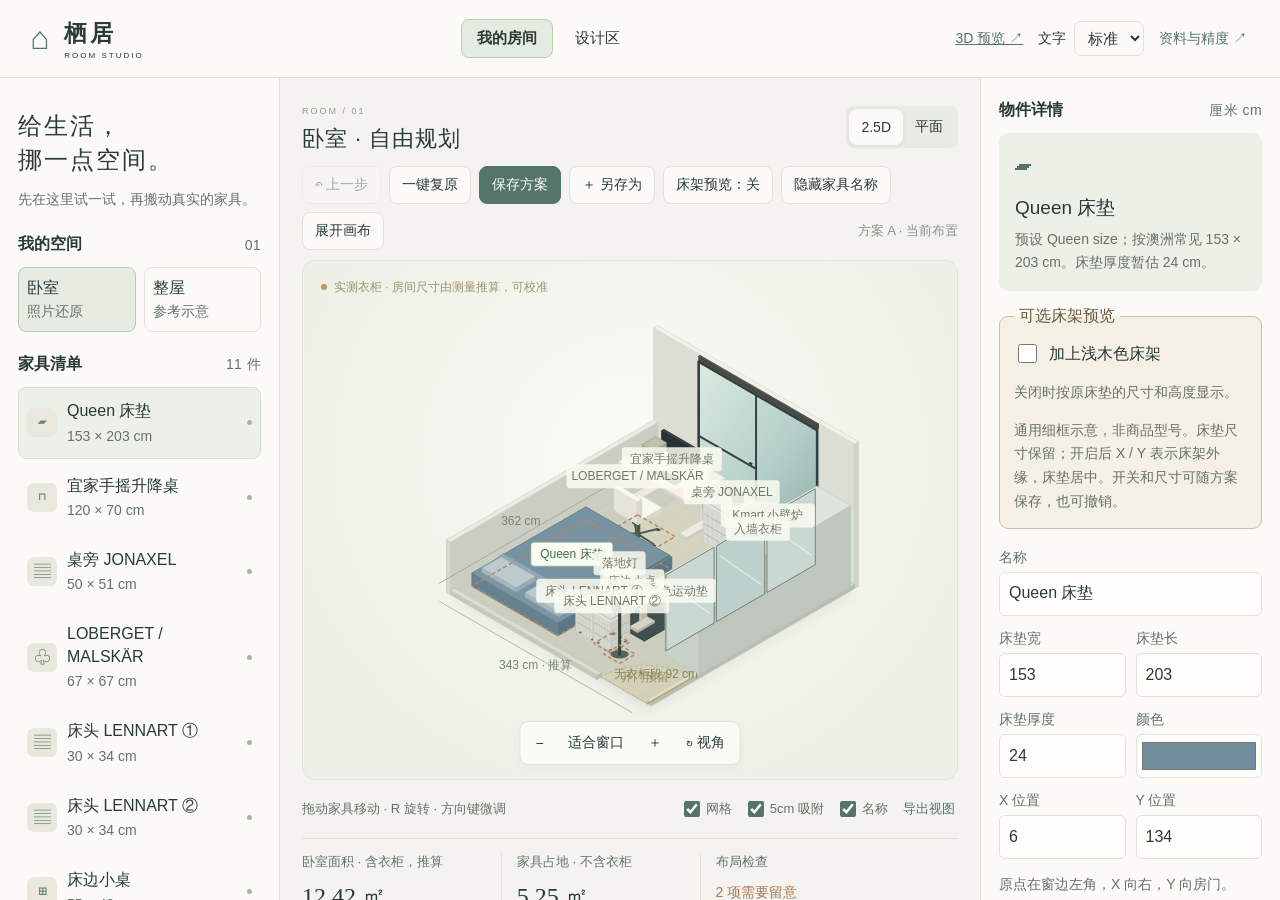
<file: index.html>
<!doctype html>
<html lang="zh-CN"><head><meta charset="utf-8"><meta name="viewport" content="width=device-width,initial-scale=1"><meta name="theme-color" content="#f4f3ef"><title>栖居 · 你的房间规划室</title><link rel="stylesheet" href="style.css?v=studio-20261031"></head>
<body>
<header><div class="brand"><span class="brand-icon">⌂</span><div>栖居 <small>ROOM STUDIO</small></div></div><nav class="workspace-nav" aria-label="工作分区"><a href="./" aria-current="page">我的房间</a><a href="design.html">设计区</a></nav><div class="header-tools"><a href="preview.html" class="text-btn">3D 预览 ↗</a><label class="text-size">文字<select id="textSize" aria-label="界面字号"><option value="normal">标准</option><option value="large">大字</option></select></label><button id="sourcesBtn" class="text-btn">资料与精度 ↗</button></div></header>
<main>
<aside class="left panel"><div class="eyebrow">YOUR SPACE, YOUR WAY</div><h1>给生活，<br>挪一点空间。</h1><p class="intro">先在这里试一试，再搬动真实的家具。</p>
<div class="section-title">我的空间 <span>01</span></div><div class="scope"><button data-scope="room" class="active">卧室 <small>照片还原</small></button><button data-scope="home">整屋 <small>参考示意</small></button></div>
<div class="section-title">家具清单 <span id="count"></span></div><div id="furnitureList"></div>
<details class="catalog"><summary>＋ 添加家具</summary><div id="catalog"></div></details>
<div class="section-title">布局方案 <span>本机保存</span></div><div class="row"><select id="slot" aria-label="布局方案"></select></div><div class="row"><button id="saveBtn">保存当前</button><button id="loadBtn">载入所选</button></div><div class="row"><button id="newSchemeBtn">＋ 新方案</button><button id="renameSchemeBtn">重命名</button></div><div class="row"><button id="exportBtn" class="text-btn">导出文件 ↗</button><label class="file-btn">导入文件<input id="importFile" type="file" accept="application/json,.json"></label></div><p class="fine">可新增多个命名方案。选择后点「载入所选」切换布局；「保存当前」更新所选方案。数据保存在此浏览器，换设备前请导出。</p>
</aside>
<section class="workspace"><div class="canvas-header"><div><span class="eyebrow">ROOM / 01</span><h2 id="sceneTitle">卧室 · 当前布置</h2></div><div class="segmented"><button id="isoBtn" class="active">2.5D</button><button id="planBtn">平面</button></div></div>
<div class="action-bar"><button id="quickUndoBtn">↶ 上一步</button><button id="quickResetBtn">一键复原</button><button id="quickSaveBtn">保存方案</button><button id="quickNewBtn">＋ 另存为</button><button id="bedFrameBtn" aria-pressed="false">床架预览：关</button><button id="toggleNamesBtn" aria-pressed="false">隐藏家具名称</button><button id="focusCanvasBtn" aria-pressed="false">展开画布</button><span id="schemeName" title="当前保存目标"></span></div>
<div id="stage"><svg id="scene" xmlns="http://www.w3.org/2000/svg" aria-label="可拖动家具的房间模型" tabindex="0" role="img"></svg><div class="canvas-note"><span class="dot amber"></span> 实测衣柜 · 房间尺寸由测量推算，可校准</div><div class="view-controls"><button id="zoomOut" aria-label="缩小">−</button><button id="fitBtn">适合窗口</button><button id="zoomIn" aria-label="放大">＋</button><button id="turnBtn" aria-label="转动视角">↻ 视角</button></div></div>
<div class="canvas-footer"><span>拖动家具移动 · R 旋转 · 方向键微调</span><label><input id="gridCheck" type="checkbox" checked> 网格</label><label><input id="snapCheck" type="checkbox" checked> 5cm 吸附</label><label><input id="labelsCheck" type="checkbox" checked> 名称</label><button id="imageBtn" class="text-btn">导出视图</button></div>
<div class="metrics"><div><small>卧室面积 · 含衣柜，推算</small><strong id="area"></strong></div><div><small>家具占地 · 不含衣柜</small><strong id="coverage"></strong></div><div class="metric-status"><small>布局检查</small><strong id="status">正在检查</strong></div></div>
<div class="bottom-note"><span>✧</span><p id="hint">留一点空白，生活会更从容。选中家具，就能调整尺寸和位置。</p><button id="undoBtn">↶ 撤销</button></div>
</section>
<aside class="right panel"><div class="section-title">物件详情 <span>厘米 cm</span></div><div id="inspector"></div><div class="divider"></div><details class="calibration"><summary>空间校准 <span>实测＋推算</span></summary><p class="fine">衣柜外部长 270、深 60 cm，末端距门口 92 cm。卧室长按 270＋92＝362 cm；宽按 60＋130＋153＝343 cm 推算，已包含柜体。宽度假定床垫另一侧贴墙，有缝需另加。</p><div class="fields"><label>卧室宽<input id="roomW" type="number" min="230" max="600" step="1"></label><label>卧室长<input id="roomD" type="number" min="260" max="650" step="1"></label><label>衣柜外深<input id="wardD" type="number" min="35" max="80" step="1"></label><label>衣柜外长<input id="wardL" type="number" min="100" max="300" step="1"></label><label>房门宽<input id="doorW" type="number" min="60" max="110" step="1"></label><label>层高 · 约<input id="roomH" type="number" min="220" max="400" step="1"></label><label>窗左距左墙<input id="windowLeft" type="number" min="0" max="500" step="1"></label><label>左窗横框离地 · 约<input id="windowTransom" type="number" min="16" max="390" step="1"></label></div><button id="calibrateBtn" class="full">应用空间尺寸</button><p class="fine">新增实测：层高约 260、窗左距左墙 72、左窗横框离地约 112 cm。窗形：左上外开＋左下固定，右侧整块固定玻璃。窗框其他边界按照片估算。校准会调整衣柜位置；家具保持原尺寸。</p></details><div class="divider"></div><div class="section-title">实拍参考 <span>4 张</span></div><div class="photos"><button data-photo="1" class="photo-empty" aria-label="参考照片 1"><span>＋ 照片 1</span></button><button data-photo="2" class="photo-empty" aria-label="参考照片 2"><span>＋ 照片 2</span></button><button data-photo="3" class="photo-empty" aria-label="参考照片 3"><span>＋ 照片 3</span></button><button data-photo="4" class="photo-empty" aria-label="参考照片 4"><span>＋ 照片 4</span></button></div><label class="local-photo-picker">选择本机照片<input id="localPhotos" type="file" accept="image/*" multiple></label><p class="fine">照片仅存此浏览器，不上传到网站。最多选择 4 张参考照片。</p><button id="resetBtn" class="text-btn full">恢复初始布置</button></aside>
</main><div id="toast" role="status"></div>
<dialog id="modal"><button id="closeModal" class="close" aria-label="关闭">×</button><div id="modalBody"></div></dialog>
<script src="inventory.js?v=studio-20261031"></script><script src="schemes.js?v=studio-20261031"></script><script src="app.js?v=studio-20261031"></script><script src="local-photos.js?v=studio-20261031"></script></body></html>
</file>
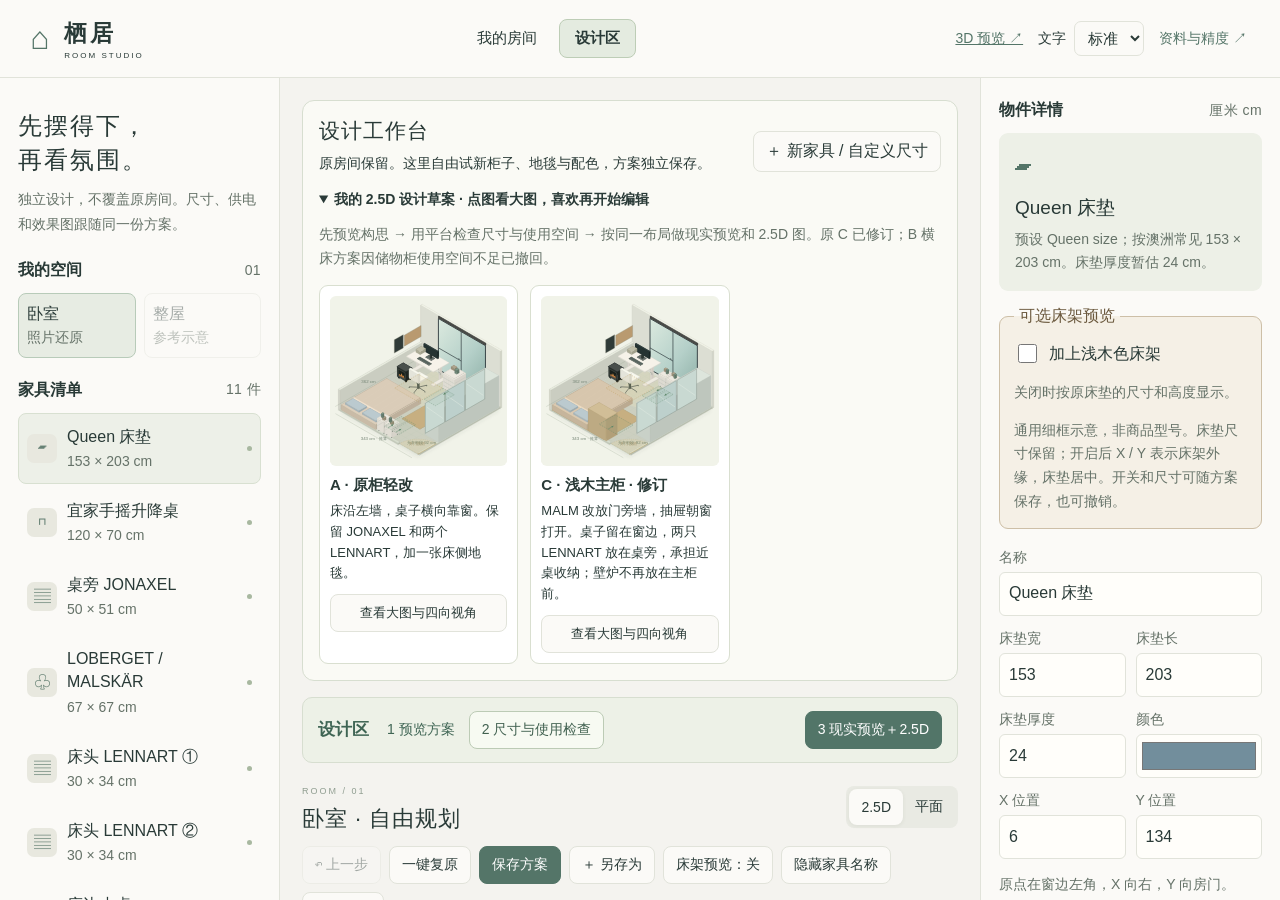
<file: design.html>
<!doctype html>
<html lang="zh-CN"><head><meta charset="utf-8"><meta name="viewport" content="width=device-width,initial-scale=1"><meta name="theme-color" content="#f4f3ef"><title>栖居 · 设计区</title><link rel="stylesheet" href="style.css?v=studio-20261031"></head>
<body data-workspace="design">
<header><div class="brand"><span class="brand-icon">⌂</span><div>栖居 <small>ROOM STUDIO</small></div></div><nav class="workspace-nav" aria-label="工作分区"><a href="./">我的房间</a><a href="design.html" aria-current="page">设计区</a></nav><div class="header-tools"><a href="preview.html?workspace=design" class="text-btn">3D 预览 ↗</a><label class="text-size">文字<select id="textSize" aria-label="界面字号"><option value="normal">标准</option><option value="large">大字</option></select></label><button id="sourcesBtn" class="text-btn">资料与精度 ↗</button></div></header>
<main>
<aside class="left panel"><div class="eyebrow">YOUR SPACE, YOUR WAY</div><h1>先摆得下，<br>再看氛围。</h1><p class="intro">独立设计，不覆盖原房间。尺寸、供电和效果图跟随同一份方案。</p>
<div class="section-title">我的空间 <span>01</span></div><div class="scope"><button data-scope="room" class="active">卧室 <small>照片还原</small></button><button data-scope="home" disabled title="设计区仅核对卧室">整屋 <small>参考示意</small></button></div>
<div class="section-title">家具清单 <span id="count"></span></div><div id="furnitureList"></div>
<div class="design-actions"><button id="copyCurrentRoom" class="full">从我的房间复制为新设计</button><p class="fine">只复制到设计区；原房间、原方案和照片保留。</p></div><details class="catalog"><summary>＋ 添加家具</summary><div id="catalog"></div></details>
<div class="section-title">布局方案 <span>本机保存</span></div><div class="row"><select id="slot" aria-label="布局方案"></select></div><div class="row"><button id="saveBtn">保存当前</button><button id="loadBtn">载入所选</button></div><div class="row"><button id="newSchemeBtn">＋ 新方案</button><button id="renameSchemeBtn">重命名</button></div><div class="row"><button id="exportBtn" class="text-btn">导出文件 ↗</button><label class="file-btn">导入文件<input id="importFile" type="file" accept="application/json,.json"></label></div><p class="fine">可新增多个命名方案。选择后点「载入所选」切换布局；「保存当前」更新所选方案。数据保存在此浏览器，换设备前请导出。</p>
</aside>
<section class="workspace"><section class="template-shelf" aria-label="设计草案与家具库"><div class="template-heading"><div><h2>设计工作台</h2><p>原房间保留。这里自由试新柜子、地毯与配色，方案独立保存。</p></div><button id="openDesignLibrary" class="primary">＋ 新家具 / 自定义尺寸</button></div><details open><summary>我的 2.5D 设计草案 · 点图看大图，喜欢再开始编辑</summary><p class="fine">先预览构思 → 用平台检查尺寸与使用空间 → 按同一布局做现实预览和 2.5D 图。原 C 已修订；B 横床方案因储物柜使用空间不足已撤回。</p><div id="designTemplates" class="design-templates"><p>正在生成按比例的草案预览…</p></div></details></section><div id="designFlow" class="design-flow"><strong>设计区</strong><span>1 预览方案</span><button id="openPowerStep">2 尺寸与使用检查</button><button id="openPreviewStep">3 现实预览＋2.5D</button></div><div class="canvas-header"><div><span class="eyebrow">ROOM / 01</span><h2 id="sceneTitle">卧室 · 当前布置</h2></div><div class="segmented"><button id="isoBtn" class="active">2.5D</button><button id="planBtn">平面</button></div></div>
<div class="action-bar"><button id="quickUndoBtn">↶ 上一步</button><button id="quickResetBtn">一键复原</button><button id="quickSaveBtn">保存方案</button><button id="quickNewBtn">＋ 另存为</button><button id="bedFrameBtn" aria-pressed="false">床架预览：关</button><button id="toggleNamesBtn" aria-pressed="false">隐藏家具名称</button><button id="focusCanvasBtn" aria-pressed="false">展开画布</button><span id="schemeName" title="当前保存目标"></span></div>
<div id="stage"><svg id="scene" xmlns="http://www.w3.org/2000/svg" aria-label="可拖动家具的房间模型" tabindex="0" role="img"></svg><div class="canvas-note"><span class="dot amber"></span> 实测衣柜 · 房间尺寸由测量推算，可校准</div><div class="view-controls"><button id="zoomOut" aria-label="缩小">−</button><button id="fitBtn">适合窗口</button><button id="zoomIn" aria-label="放大">＋</button><button id="turnBtn" aria-label="转动视角">↻ 视角</button></div></div>
<div class="canvas-footer"><span>拖动家具移动 · R 旋转 · 方向键微调</span><label><input id="gridCheck" type="checkbox" checked> 网格</label><label><input id="snapCheck" type="checkbox" checked> 5cm 吸附</label><label><input id="labelsCheck" type="checkbox" checked> 名称</label><button id="imageBtn" class="text-btn">导出视图</button></div>
<div class="metrics"><div><small>卧室面积 · 含衣柜，推算</small><strong id="area"></strong></div><div><small>家具占地 · 不含衣柜</small><strong id="coverage"></strong></div><div class="metric-status"><small>布局检查</small><strong id="status">正在检查</strong></div></div>
<div class="bottom-note"><span>✧</span><p id="hint">留一点空白，生活会更从容。选中家具，就能调整尺寸和位置。</p><button id="undoBtn">↶ 撤销</button></div>
</section>
<aside class="right panel"><div class="section-title">物件详情 <span>厘米 cm</span></div><div id="inspector"></div><div id="designUtilities"></div><div class="divider"></div><details class="calibration"><summary>空间校准 <span>实测＋推算</span></summary><p class="fine">衣柜外部长 270、深 60 cm，末端距门口 92 cm。卧室长按 270＋92＝362 cm；宽按 60＋130＋153＝343 cm 推算，已包含柜体。宽度假定床垫另一侧贴墙，有缝需另加。</p><div class="fields"><label>卧室宽<input id="roomW" type="number" min="230" max="600" step="1"></label><label>卧室长<input id="roomD" type="number" min="260" max="650" step="1"></label><label>衣柜外深<input id="wardD" type="number" min="35" max="80" step="1"></label><label>衣柜外长<input id="wardL" type="number" min="100" max="300" step="1"></label><label>房门宽<input id="doorW" type="number" min="60" max="110" step="1"></label><label>层高 · 约<input id="roomH" type="number" min="220" max="400" step="1"></label><label>窗左距左墙<input id="windowLeft" type="number" min="0" max="500" step="1"></label><label>左窗横框离地 · 约<input id="windowTransom" type="number" min="16" max="390" step="1"></label></div><button id="calibrateBtn" class="full">应用空间尺寸</button><p class="fine">新增实测：层高约 260、窗左距左墙 72、左窗横框离地约 112 cm。窗形：左上外开＋左下固定，右侧整块固定玻璃。窗框其他边界按照片估算。校准会调整衣柜位置；家具保持原尺寸。</p></details><div class="divider"></div><div class="section-title">实拍参考 <span>4 张</span></div><div class="photos"><button data-photo="1" class="photo-empty" aria-label="参考照片 1"><span>＋ 照片 1</span></button><button data-photo="2" class="photo-empty" aria-label="参考照片 2"><span>＋ 照片 2</span></button><button data-photo="3" class="photo-empty" aria-label="参考照片 3"><span>＋ 照片 3</span></button><button data-photo="4" class="photo-empty" aria-label="参考照片 4"><span>＋ 照片 4</span></button></div><label class="local-photo-picker">选择本机照片<input id="localPhotos" type="file" accept="image/*" multiple></label><p class="fine">照片仅存此浏览器，不上传到网站。最多选择 4 张参考照片。</p><button id="resetBtn" class="text-btn full">恢复初始布置</button></aside>
</main><div id="toast" role="status"></div>
<dialog id="modal"><button id="closeModal" class="close" aria-label="关闭">×</button><div id="modalBody"></div></dialog>
<script src="design-core.js?v=studio-20261031"></script><script src="inventory.js?v=studio-20261031"></script><script src="schemes.js?v=studio-20261031"></script><script src="app.js?v=studio-20261031"></script><script src="local-photos.js?v=studio-20261031"></script><script src="design-ui.js?v=studio-20261031"></script><script src="design-library.js?v=studio-20261031"></script></body></html>
</file>
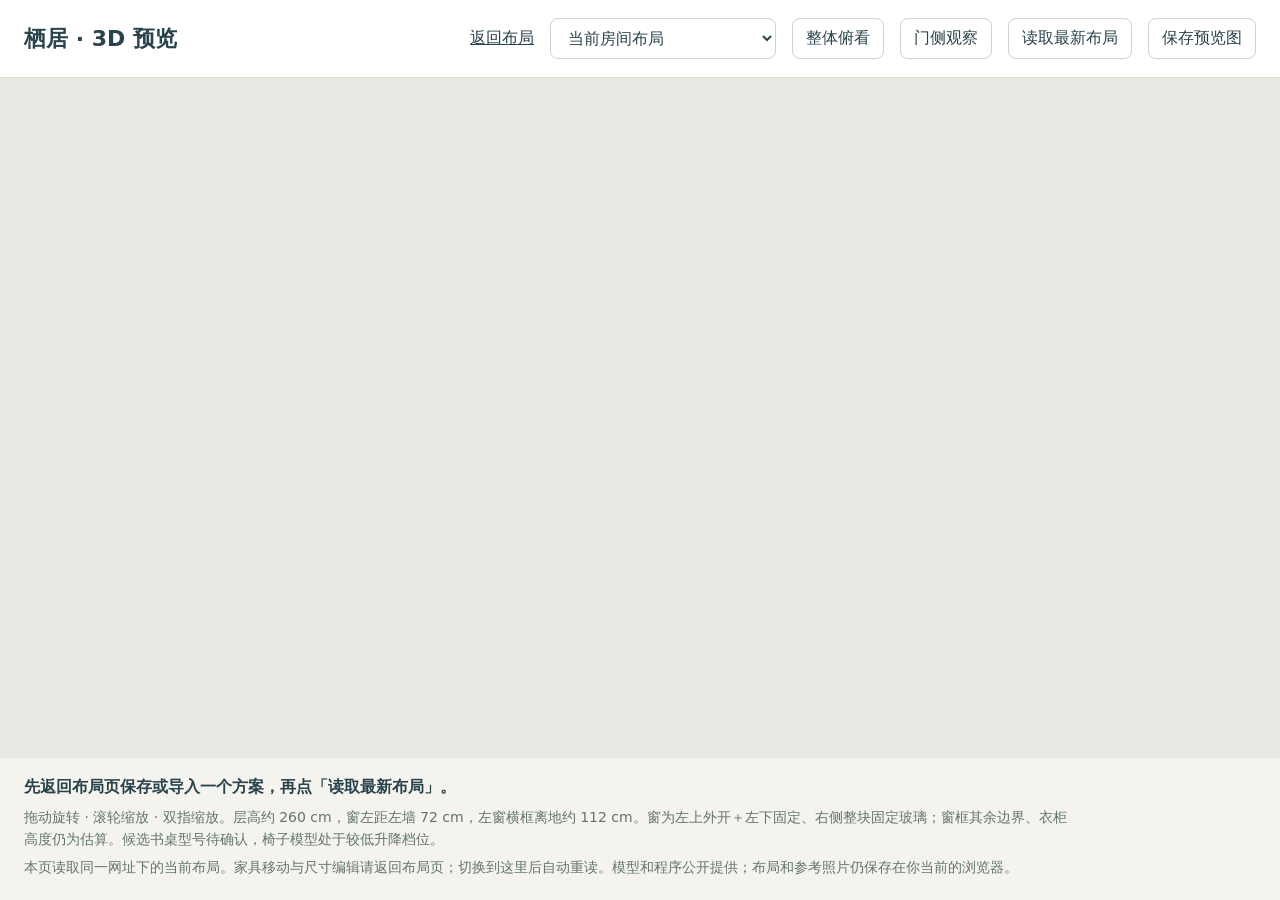
<file: preview.html>
<!doctype html><html lang="zh-CN"><head><meta charset="utf-8"><meta name="viewport" content="width=device-width,initial-scale=1"><title>栖居 · 3D 预览</title><style>*{box-sizing:border-box}body{margin:0;background:#f4f3ee;color:#29434c;font:16px system-ui}header{padding:18px 24px;display:flex;align-items:center;gap:16px;flex-wrap:wrap;background:#fff;border-bottom:1px solid #d9dfd5}h1{font-size:22px;margin:0 auto 0 0}a{color:inherit}button,select{font:inherit;padding:9px 13px;border:1px solid #cbd4c9;border-radius:8px;background:white;color:inherit;cursor:pointer}#view{height:calc(100dvh - 220px);min-height:380px;touch-action:none}canvas{display:block;width:100%;height:100%}footer{padding:16px 24px;line-height:1.6;max-width:1100px}#status{font-weight:600}small{display:block;color:#62756e;margin-top:6px;font-size:14px}#error{color:#a54838}select{max-width:100%}form{margin:0}</style></head><body><header><h1>栖居 · 3D 预览</h1><a href="./">返回布局</a><select id="mode" aria-label="预览对象"><option value="room">当前房间布局</option><option value="lennart.glb">LENNART</option><option value="loberget-malskar.glb">LOBERGET / MALSKÄR</option><option value="trotten-candidate.glb">候选手摇书桌</option><option value="jonaxel-wire-baskets.glb">JONAXEL 铁丝抽篮款</option><option value="jonaxel-mesh-baskets.glb">JONAXEL 密网抽篮款</option></select><button id="overview">整体俯看</button><button id="door">门侧观察</button><button id="reload">读取最新布局</button><button id="capture">保存预览图</button></header><div id="view" aria-label="可旋转的三维房间"></div><footer><div id="status" role="status">正在载入家具模型…</div><div id="error" role="alert"></div><small>拖动旋转 · 滚轮缩放 · 双指缩放。层高约 260 cm，窗左距左墙 72 cm，左窗横框离地约 112 cm。窗为左上外开＋左下固定、右侧整块固定玻璃；窗框其余边界、衣柜高度仍为估算。候选书桌型号待确认，椅子模型处于较低升降档位。</small><small>本页读取同一网址下的当前布局。家具移动与尺寸编辑请返回布局页；切换到这里后自动重读。模型和程序公开提供；布局和参考照片仍保存在你当前的浏览器。</small></footer><script src="inventory.js?v=studio-20261031"></script><script type="module" src="preview.js?v=studio-20261031"></script></body></html>
</file>
<file: style.css>
:root{--bg:#f4f3ef;--paper:#fbfaf7;--ink:#293a37;--muted:#8b938b;--green:#547568;--line:#e1e3da;--sage:#e7ece3}*{box-sizing:border-box}body{margin:0;color:var(--ink);background:var(--bg);font-family:'Noto Sans SC','Microsoft YaHei',sans-serif;font-size:13px}button,input,select{font:inherit}button,summary,.file-btn{cursor:pointer}button{color:inherit;background:var(--paper);border:1px solid var(--line);border-radius:8px;padding:9px 12px;transition:background .15s,box-shadow .15s}button:hover{background:#e7ede4}button:focus-visible,input:focus-visible,select:focus-visible,summary:focus-visible{outline:2px solid var(--green);outline-offset:3px}header{height:78px;border-bottom:1px solid var(--line);display:flex;align-items:center;justify-content:space-between;padding:0 30px;gap:16px;background:var(--paper)}.brand{display:flex;align-items:center;gap:12px;font-size:23px;letter-spacing:3px;font-weight:600}.brand small{display:block;font-size:8px;letter-spacing:2px;font-weight:400;margin-top:2px}.brand-icon{font-size:32px;color:var(--green);font-weight:400}.project{display:flex;gap:10px;align-items:center;font-size:12px}.tag{font-size:10px;border:1px solid #d7dfd3;border-radius:4px;padding:3px 7px;color:var(--green)}.dot{display:inline-block;width:6px;height:6px;background:#75957d;border-radius:100%;flex-shrink:0}.amber{background:#bc9a5d}.text-btn{border:0;background:transparent;font-size:12px;color:var(--green);padding:8px 3px}.text-btn:hover{background:transparent;text-decoration:underline}main{display:grid;grid-template-columns:245px minmax(400px,1fr) 257px;min-height:calc(100vh - 78px);max-width:1900px;margin:auto}.panel{padding:27px 22px;background:var(--paper)}.left{border-right:1px solid var(--line)}.right{border-left:1px solid var(--line)}.eyebrow{font-size:9px;letter-spacing:2px;color:#8f9d90;font-weight:500}h1{font-family:Georgia,'Songti SC','SimSun',serif;font-weight:400;line-height:1.55;letter-spacing:2px;font-size:27px;margin:17px 0 9px}.intro{font-size:11px;color:var(--muted);line-height:1.8;margin:0 0 28px}.section-title{display:flex;justify-content:space-between;align-items:center;font-size:12px;font-weight:600;margin:22px 0 12px}.section-title:first-child{margin-top:0}.section-title span{font-size:9px;letter-spacing:.4px;color:var(--muted);font-weight:400}.scope{display:flex;gap:8px}.scope button{flex:1;text-align:left;font-size:12px;padding:11px}.scope small{display:block;font-size:9px;color:var(--muted);margin-top:4px}.scope .active{background:var(--sage);border-color:#b8cbb9}.f-item{display:flex;width:100%;align-items:center;gap:10px;border:1px solid transparent;background:transparent;text-align:left;margin:3px 0;padding:9px 8px}.f-item.active{background:#edf0e8;border-color:#d8e0d1}.f-item .icon{width:29px;height:29px;border-radius:7px;display:grid;place-items:center;background:#e8e8df;color:#668174;font-size:17px}.f-item strong{font-size:11px;font-weight:500;display:block}.f-item small{display:block;font-size:9px;color:var(--muted);margin-top:3px}.f-item .tiny-dot{margin-left:auto;width:5px;height:5px;border-radius:100%;background:#a8b8a0}.catalog{border:1px dashed #cbd3c3;border-radius:7px;margin-top:13px;padding:9px 10px;font-size:11px}.catalog summary{list-style:none;color:var(--green)}#catalog{display:grid;grid-template-columns:1fr 1fr;gap:5px;margin-top:10px}#catalog button{font-size:10px;padding:8px 4px}.row{display:flex;gap:7px;margin-bottom:8px}.row button{flex:1;font-size:11px}.row select{width:100%;padding:10px 7px;border:1px solid var(--line);border-radius:7px;color:var(--ink);background:var(--paper);font-size:11px}.file-btn{font-size:11px;color:var(--green);flex:1;display:grid;place-items:center}.file-btn input{display:none}.fine{font-size:10px;color:var(--muted);line-height:1.9}.workspace{padding:26px 26px 18px;min-width:0;display:flex;flex-direction:column}.canvas-header{display:flex;align-items:center;justify-content:space-between;margin-bottom:12px;gap:10px}h2{font-weight:500;font-size:19px;margin:6px 0 0;letter-spacing:1px}.segmented{display:flex;background:#e9eae3;border-radius:8px;padding:3px}.segmented button{font-size:11px;border:0;background:transparent;padding:7px 13px}.segmented .active{background:var(--paper);box-shadow:0 1px 4px #33442a12}#stage{position:relative;flex:1;min-height:450px;max-height:690px;background:radial-gradient(ellipse at 50% 38%,#fafbf5 0%,#eef0e7 76%);border:1px solid #e0e5d8;border-radius:13px;overflow:hidden}#scene{width:100%;height:100%;min-height:450px;display:block;touch-action:none;user-select:none}.canvas-note{position:absolute;top:17px;left:18px;font-size:10px;color:#9b936f;display:flex;align-items:center;gap:7px;pointer-events:none}.view-controls{position:absolute;bottom:16px;left:50%;transform:translateX(-50%);display:flex;border:1px solid #dfe4d8;background:#fbfcf7e8;border-radius:9px;box-shadow:0 3px 10px #23332908;padding:3px;white-space:nowrap}.view-controls button{border:0;background:transparent;font-size:11px;padding:7px 11px}.canvas-footer{display:flex;align-items:center;gap:13px;flex-wrap:wrap;font-size:9px;color:var(--muted);padding:12px 0 19px}.canvas-footer span{margin-right:auto}.canvas-footer label{display:flex;align-items:center;gap:3px;white-space:nowrap}input[type=checkbox]{accent-color:var(--green);width:12px;height:12px}.metrics{display:grid;grid-template-columns:1fr 1fr 1.3fr;border-top:1px solid var(--line);border-bottom:1px solid var(--line);padding:18px 0}.metrics>div{padding:0 15px;border-left:1px solid var(--line)}.metrics>div:first-child{padding-left:0;border:0}.metrics small{display:block;font-size:10px;color:var(--muted)}.metrics strong{font-family:Georgia,'Microsoft YaHei',serif;display:block;font-weight:400;font-size:24px;margin-top:9px}.metrics .metric-status strong{font-size:12px;line-height:1.8;color:var(--green);font-family:inherit}.bottom-note{display:flex;align-items:center;gap:10px;font-size:10px;color:var(--muted);margin-top:10px}.bottom-note>span{color:#80977c;font-size:24px}.bottom-note p{flex:1;line-height:1.9}.bottom-note button{white-space:nowrap;font-size:10px;padding:7px}.selected-card{background:#edf0e7;padding:16px;border-radius:9px;margin-bottom:15px}.selected-card .obj-icon{font-size:32px;color:var(--green);margin-bottom:9px}.selected-card h3{font-size:16px;font-weight:500;margin:0 0 6px}.selected-card p{font-size:10px;line-height:1.8;color:#7b8777;margin:0}.fields{display:grid;grid-template-columns:1fr 1fr;gap:11px 9px}.fields label{font-size:10px;color:#85917f}.fields input{width:100%;border:1px solid var(--line);padding:9px;margin-top:5px;border-radius:6px;background:#fffefa;color:var(--ink);font-size:12px}.fields input[type=color]{padding:3px;height:35px}.fields .wide{grid-column:span 2}.operations{display:flex;gap:6px;margin-top:13px}.operations button{font-size:10px;flex:1;padding:8px 3px}.full{width:100%}.divider{height:1px;background:var(--line);margin:22px 0}.calibration summary{font-size:12px;font-weight:500;display:flex;justify-content:space-between;list-style:none}.calibration summary:before{content:'＋';margin-right:7px}.calibration[open] summary:before{content:'−'}.calibration summary span{font-weight:400;font-size:9px;color:#aa946a;margin-left:auto}.calibration .full{font-size:11px;margin-top:12px}.photos{display:grid;grid-template-columns:1fr 1fr;gap:7px}.photos button{padding:0;overflow:hidden;border:0;border-radius:6px}.photos img{display:block;width:100%;height:68px;object-fit:cover}.photos img:hover{filter:brightness(1.1)}#toast{position:fixed;bottom:25px;left:50%;transform:translateX(-50%) translateY(100px);background:var(--ink);color:#f5f6ee;padding:12px 23px;font-size:12px;border-radius:9px;z-index:10;transition:transform .25s;box-shadow:0 5px 25px #182b2720}#toast.show{transform:translateX(-50%) translateY(0)}dialog{border:1px solid var(--line);background:var(--paper);color:var(--ink);border-radius:15px;padding:35px;width:min(850px,92vw);max-height:88vh;overflow:auto}dialog::backdrop{background:#1e302b70;backdrop-filter:blur(5px)}.close{position:sticky;top:0;float:right;padding:2px 10px;font-size:23px;z-index:2}.modal-photo{width:100%;border-radius:8px;margin-top:14px}#modalBody h2{margin:0 0 18px}#modalBody p,#modalBody li{font-size:12px;line-height:2}#modalBody a{color:var(--green)}#modalBody img.plan{width:100%;border:1px solid var(--line);border-radius:8px}.warn{color:#aa774e}.empty{padding:20px 0;line-height:2;color:var(--muted);font-size:12px}
@media(min-width:1500px){main{grid-template-columns:270px minmax(500px,1fr) 285px}.panel{padding:30px 27px}#stage{min-height:550px}.workspace{padding:30px 35px}}@media(max-width:1120px){main{grid-template-columns:205px minmax(350px,1fr) 225px}.panel{padding:23px 15px}.workspace{padding:23px 16px}h1{font-size:23px}.project{display:none}.canvas-footer{gap:8px}.metrics>div{padding:0 9px}}@media(max-width:850px){header{height:65px;padding:0 17px}main{grid-template-columns:190px 1fr}.right{grid-column:1 / -1;border-top:1px solid var(--line);display:grid;grid-template-columns:1.2fr 1fr;gap:12px 25px}.right>.section-title:first-child{grid-column:1 / -1}.right #inspector{grid-row:span 5}.right .divider{display:none}.right .photos{grid-column:2}.right .fine{margin:0}.workspace{padding:20px 14px}#stage{min-height:420px}.right>.section-title{margin:5px 0}.metrics strong{font-size:21px}.canvas-footer>span{flex-basis:100%}}@media(max-width:850px){main{display:flex;flex-direction:column}.workspace{order:0;padding:19px 12px 10px}.left{order:1;border-right:0;border-top:1px solid var(--line);padding:20px}.right{order:2;display:block;padding:20px}.left h1,.left>.eyebrow,.left .intro{display:none}.left .scope{max-width:300px}#furnitureList{display:grid;grid-template-columns:1fr 1fr}.right .divider{display:block;margin:20px 0}.right .section-title{margin:15px 0}.right .fine{margin:8px 0}.right .photos img{height:105px}.brand{font-size:20px}.brand small{font-size:7px}#stage{height:420px;min-height:420px;flex:auto}#scene{height:420px;min-height:420px}.canvas-note{font-size:9px}.metrics{padding:13px 0}.metrics small{font-size:9px}.metrics strong{font-size:20px}.metrics .metric-status strong{font-size:10px}.canvas-header h2{font-size:17px}.bottom-note{margin-top:5px}.bottom-note p{font-size:9px}.fields{grid-template-columns:1fr 1fr 1fr}.fields .wide{grid-column:span 3}}
@media(min-width:851px){main{height:calc(100vh - 78px);min-height:0}.panel{overflow-y:auto;scrollbar-width:thin;scrollbar-color:#d1d9c9 transparent}.workspace{min-height:0}#stage{min-height:255px;max-height:none}#scene{min-height:0;height:100%}.canvas-footer{padding-bottom:13px}.metrics{padding:13px 0}.bottom-note{margin-top:4px}}
button:disabled{opacity:.4;cursor:default}.action-bar{display:flex;align-items:center;gap:6px;flex-wrap:wrap;margin:0 0 10px}.action-bar button{font-size:10px;padding:7px 10px}.action-bar #quickSaveBtn{background:#547568;color:#fff;border-color:#547568}.action-bar span{font-size:9px;color:#8b938b;margin-left:auto;max-width:150px;overflow:hidden;text-overflow:ellipsis;white-space:nowrap}.scheme-form{display:grid;gap:14px;max-width:460px}.scheme-form label{font-size:12px}.scheme-form input{display:block;width:100%;padding:12px;margin-top:8px;border:1px solid #cbd3c3;border-radius:7px;background:#fffefa}.scheme-form .form-actions{display:flex;gap:9px;justify-content:flex-end}.scheme-form .primary{background:#547568;color:white}.scheme-form p{color:#85917f;margin:0}.form-error{color:#b27049;min-height:20px}

/* Readable controls and a canvas whose height is independent of sidebar text. */
:root{--panel-font:16px;--panel-small:14px;--muted:#657268}
body[data-text-size=large]{--panel-font:18px;--panel-small:16px}
body{font-size:16px}
header{min-height:78px;height:auto;padding-top:12px;padding-bottom:12px}
.header-tools,.text-size{display:flex;align-items:center;gap:12px}
.text-size{gap:8px;font-size:14px;white-space:nowrap}
.text-size select{font-size:15px;padding:7px 9px;border:1px solid var(--line);border-radius:7px;background:var(--paper);color:var(--ink)}
.header-tools>.text-btn{font-size:14px}
main{max-width:none;width:100%;grid-template-columns:280px minmax(0,1fr) 300px;align-items:stretch}
.panel{padding:22px 18px;font-size:var(--panel-font);min-width:0}
.left h1{font-size:24px;line-height:1.4;margin:10px 0}
.left>.eyebrow{display:none}
.intro{font-size:var(--panel-small);margin-bottom:20px}
.section-title,.scope button,.catalog,.row button,.row select,.file-btn,.calibration summary,.calibration .full,.operations button,#catalog button,.panel>.text-btn{font-size:var(--panel-font)}
.section-title span,.scope small,.f-item small,.fine,.selected-card p,.fields label,.calibration summary span,.empty{font-size:var(--panel-small);color:var(--muted)}
.f-item{padding:11px 8px;gap:10px}
.f-item>span:nth-child(2){min-width:0}
.f-item strong{font-size:var(--panel-font);line-height:1.45;overflow-wrap:anywhere}
.f-item small{line-height:1.5}
.f-item .icon{flex:0 0 30px}
.f-item .tiny-dot{flex-shrink:0}
.selected-card h3{font-size:calc(var(--panel-font) + 3px);line-height:1.4}
.selected-card p,.fine{line-height:1.7}
.fields input{font-size:var(--panel-font);padding:11px 9px;min-height:44px}
.fields{gap:14px 10px}
.operations{flex-wrap:wrap}
.row button,.scope button,.operations button{padding:10px 8px}
.workspace{padding:22px;overflow-y:auto;min-width:0}
.canvas-header h2{font-size:22px}
.canvas-header{flex-shrink:0}
.segmented button,.action-bar button,.view-controls button{font-size:14px;padding:9px 12px}
.action-bar{gap:8px;flex-shrink:0}
.action-bar span{font-size:13px;max-width:220px}
.action-bar button[aria-pressed=true]{background:#e0e9db;border-color:#9eb49b}
#stage{flex:1 0 520px;min-height:520px;max-height:none}
#scene{position:absolute;inset:0;width:100%;height:100%;min-height:0}
.canvas-note{font-size:12px;max-width:calc(100% - 36px);line-height:1.5}
.view-controls{bottom:14px}
.canvas-footer{font-size:13px;gap:12px;padding:12px 0;flex-shrink:0}
.canvas-footer input[type=checkbox]{width:16px;height:16px}
.canvas-footer .text-btn{font-size:13px}
.metrics{padding:14px 0;flex-shrink:0}
.metrics small{font-size:13px}
.metrics .metric-status strong{font-size:14px}
.bottom-note{flex-shrink:0;font-size:13px}
.bottom-note p,.bottom-note button{font-size:13px}
.local-photo-picker{font-size:var(--panel-font)!important}
#modalBody p,#modalBody li{font-size:16px;line-height:1.8}
@media(min-width:1500px){main{grid-template-columns:300px minmax(0,1fr) 330px}.workspace{padding:24px 28px}.panel{padding:24px}#stage{flex-basis:560px;min-height:560px}}
@media(max-width:1100px){main{display:flex;flex-direction:column;height:auto;min-height:calc(100vh - 78px)}.workspace{order:0;overflow:visible;padding:18px}.left{order:1;border-right:0;border-top:1px solid var(--line)}.right{order:2;display:block;border-top:1px solid var(--line);border-left:0}.panel{overflow:visible;padding:22px}.left h1,.left>.eyebrow,.left .intro{display:none}#furnitureList{display:grid;grid-template-columns:repeat(2,minmax(0,1fr));gap:4px 12px}.left .scope{max-width:360px}.right .divider{display:block}.right .fine{margin:10px 0}.right .section-title{margin:18px 0}.right .photos{grid-template-columns:repeat(4,minmax(0,1fr))}.right .fields{grid-template-columns:repeat(3,minmax(0,1fr))}.right .fields .wide{grid-column:1 / -1}#stage{height:clamp(520px,72vh,850px);min-height:520px;flex:none}.project{display:none}.canvas-footer>span{flex-basis:auto}}
@media(max-width:520px){header{padding:12px;gap:8px;flex-wrap:wrap}.header-tools{gap:10px;flex:1;justify-content:flex-end}.header-tools>.text-btn{font-size:12px}.brand small{font-size:8px}.text-size{font-size:13px}.workspace{padding:14px 10px}.canvas-header h2{font-size:19px}.action-bar button{padding:9px;font-size:13px}.action-bar span{width:100%;max-width:none}.panel{padding:20px 16px}.right .fields{grid-template-columns:repeat(2,minmax(0,1fr))}#furnitureList{grid-template-columns:1fr}.right .photos{grid-template-columns:repeat(2,minmax(0,1fr))}.metrics{grid-template-columns:1fr 1fr;gap:14px}.metrics .metric-status{grid-column:1 / -1;border-left:0;padding-left:0}.view-controls button{font-size:13px;padding:9px}.canvas-note{font-size:11px}.bottom-note{align-items:flex-start}}
body.canvas-focus main{display:block;height:auto}
body.canvas-focus .panel{display:none}
body.canvas-focus .workspace{overflow:visible}
body.canvas-focus #stage{height:calc(100vh - 250px);min-height:520px;flex:none}
.bed-frame-controls{border:1px solid #cdbfa7;background:#f5f0e6;border-radius:9px;margin:0 0 20px;padding:14px;min-width:0}
.bed-frame-controls legend{font-size:var(--panel-font);padding:0 5px;color:#6b593e}
.bed-frame-toggle{display:flex;align-items:center;gap:9px;font-size:var(--panel-font);line-height:1.6;cursor:pointer}
.bed-frame-toggle input{width:19px;height:19px;accent-color:var(--green);flex-shrink:0}
.bed-frame-controls .fields{margin-top:12px}
.bed-frame-controls .fine:last-child{margin-bottom:0}

.photo-empty{height:68px;min-height:68px;display:grid;place-items:center;background:#e9ede3;color:#8b9b83;border:1px dashed #c7d2be!important;font-size:10px}.local-photo-picker{display:block;margin-top:9px;text-align:center;border:1px solid #d3dccb;padding:9px;border-radius:7px;font-size:11px;cursor:pointer}.local-photo-picker input{display:none}

.workspace-nav{display:flex;gap:6px;align-items:center;flex-wrap:wrap}
.workspace-nav a{padding:9px 15px;border-radius:8px;text-decoration:none;color:var(--ink,#29434c);font-size:15px;border:1px solid transparent;white-space:nowrap}
.workspace-nav a[aria-current=page]{background:#e4ebe0;border-color:#bdcdb6;font-weight:600}
.design-flow{display:flex;gap:9px 14px;align-items:center;flex-wrap:wrap;border:1px solid #d7ded0;border-radius:10px;background:#edf1e7;padding:13px 15px;margin-bottom:17px;color:#3f6554;font-size:14px;flex-shrink:0}
.design-flow strong{font-size:17px;margin-right:4px}
.design-flow span{white-space:nowrap}
.design-flow button{margin-left:auto;background:#527568;color:white;border-color:#527568}
.design-flow #openPowerStep{margin-left:0;background:#f7faf2;color:#416150;border-color:#bccbb5}
.design-card{background:#f4f5ee;border:1px solid #d8dece;border-radius:10px;padding:14px;margin:0 0 16px;min-width:0}
.design-card h3{font-size:16px;margin:0 0 10px}
.design-card h4{font-size:15px;margin:18px 0 10px}
.design-card p{font-size:14px;line-height:1.7;margin:6px 0 12px}
.design-card summary{font-size:16px;line-height:1.6;cursor:pointer;font-weight:600}
.design-card summary span{display:block;color:#947346;font-size:12px;font-weight:400}
.design-card label{display:block;min-width:0;font-size:13px;color:#65776c;margin:8px 0}
.design-card input,.design-card select{width:100%;max-width:100%;font:inherit;font-size:14px;margin-top:5px;padding:9px;border:1px solid #d3dbca;background:#fff;border-radius:6px;color:#29434c;min-width:0}
.design-card fieldset{padding:9px 10px 11px;border:1px solid #d7decf;border-radius:7px;min-width:0;margin:12px 0}
.design-card legend{font-size:13px;padding:0 5px;color:#466450}
.design-card .fields{gap:9px}
.design-card .inline-check,.inline-check{display:flex;align-items:flex-start;gap:9px;font-size:14px;line-height:1.6;margin:14px 0}
.design-card .inline-check input,.inline-check input{width:18px;height:18px;flex-shrink:0;margin-top:3px;accent-color:#527568}
.design-id{font:12px ui-monospace,monospace;color:#58715d;background:#e7ecdf;padding:7px;border-radius:5px;overflow-wrap:anywhere}
.design-actions{margin:14px 0}
.check-list{padding-left:20px;margin:12px 0;font-size:13px;line-height:1.7;color:#986c43;overflow-wrap:anywhere}
.check-list li{margin:8px 0}
.check-list.subtle{color:#748276}
.ok{color:#3d7156!important}
.stale{color:#a46c37}
.preview-state{padding:12px;background:#f3eee0;border-radius:8px;color:#94652f}
.preview-actions{display:flex;flex-wrap:wrap;gap:10px;margin:17px 0}
.preview-actions button{font-size:15px;padding:10px 14px}
.design-preview-gallery{display:grid;grid-template-columns:repeat(2,minmax(0,1fr));gap:14px;margin-top:18px}
.design-preview-gallery figure{margin:0;min-width:0}
.design-preview-gallery img{width:100%;height:auto;border-radius:8px;background:#e6e6dc}
.design-preview-gallery figcaption{font-size:12px;line-height:1.7;overflow-wrap:anywhere}
body[data-workspace=design] .canvas-note{max-width:60%}
body[data-workspace=design] #stage{min-height:560px}
@media(max-width:700px){.workspace-nav{order:3;width:100%;justify-content:center}.workspace-nav a{flex:1;text-align:center}.design-flow{font-size:12px;padding:11px}.design-flow button{margin-left:0;width:100%}.design-flow strong{width:100%}body[data-workspace=design] #stage{min-height:520px}.design-preview-gallery{grid-template-columns:1fr}.preview-actions button{width:100%}}
/* Independent design workspace: concepts and furniture experiments. */
.template-shelf{flex-shrink:0;border:1px solid #d7ded0;border-radius:12px;padding:16px;background:#fafaf5;margin-bottom:16px}
.template-heading{display:flex;align-items:center;justify-content:space-between;gap:16px}.template-heading h2{margin:0;font-size:21px}.template-heading p{margin:7px 0 12px;font-size:14px;line-height:1.6}.template-heading button{flex-shrink:0}.template-shelf summary{cursor:pointer;font-size:14px;font-weight:600;margin:5px 0 12px}
.design-templates{display:grid;grid-template-columns:repeat(3,minmax(0,1fr));gap:12px}.template-card{border:1px solid #d9dfd0;border-radius:9px;background:#fff;padding:10px;min-width:0}.template-picture{border:0!important;background:#f1f3e9!important;padding:0!important;width:100%;overflow:hidden;border-radius:6px;display:block}.template-picture img{display:block;width:100%;height:170px;object-fit:contain}.template-card h3{font-size:15px;margin:10px 0 6px}.template-card p{font-size:13px;line-height:1.6;margin:6px 0 10px}.template-card>button:last-child{width:100%;font-size:13px}.template-large{background:#f1f3e9;border-radius:9px;margin:12px 0}.template-large img{width:100%;height:min(52vh,580px);object-fit:contain;display:block}.template-angles{flex-wrap:wrap}.template-angles button{flex:1;white-space:nowrap}
.product-list{display:grid;gap:12px;margin:18px 0;max-height:45vh;overflow:auto}.product-card{display:flex;gap:14px;border:1px solid #d7ded0;border-radius:9px;padding:12px}.product-card>div:last-child{flex:1;min-width:0}.product-swatch{width:42px;height:42px;border:1px solid #aaa;border-radius:7px;flex-shrink:0}.product-card p{font-size:14px;margin:6px 0;line-height:1.6}.product-card .row{flex-wrap:wrap;margin-top:10px}.custom-product,.product-search{padding:14px 0;border-top:1px solid #d7ded0}.custom-product summary,.product-search summary{font-weight:600;cursor:pointer;margin-bottom:12px}.custom-product .fields{display:grid;grid-template-columns:repeat(2,minmax(0,1fr));gap:12px}.custom-product .wide{grid-column:1/-1}.custom-product label,.product-search label{display:block;font-size:14px}.custom-product input,.custom-product select,.product-search input,.product-search select{width:100%;margin:6px 0 10px;box-sizing:border-box}.product-search form{margin:14px 0}#selectedProductSource{font-size:14px}
@media(max-width:700px){.template-heading{display:block}.template-heading button{width:100%;margin-bottom:12px}.design-templates{display:flex;overflow-x:auto;scroll-snap-type:x proximity;padding-bottom:8px}.template-card{flex:0 0 255px;scroll-snap-align:start}.template-shelf{padding:12px}.template-shelf summary{font-size:13px;line-height:1.6}.template-large img{height:40vh}.product-card{gap:9px;padding:10px}.product-card .row button{width:100%}.template-angles button{padding:8px;font-size:12px}}
@media(max-width:700px){body[data-workspace=design] #modal{width:calc(100vw - 20px);padding:18px}.template-large img{height:47vh}}
</file>
